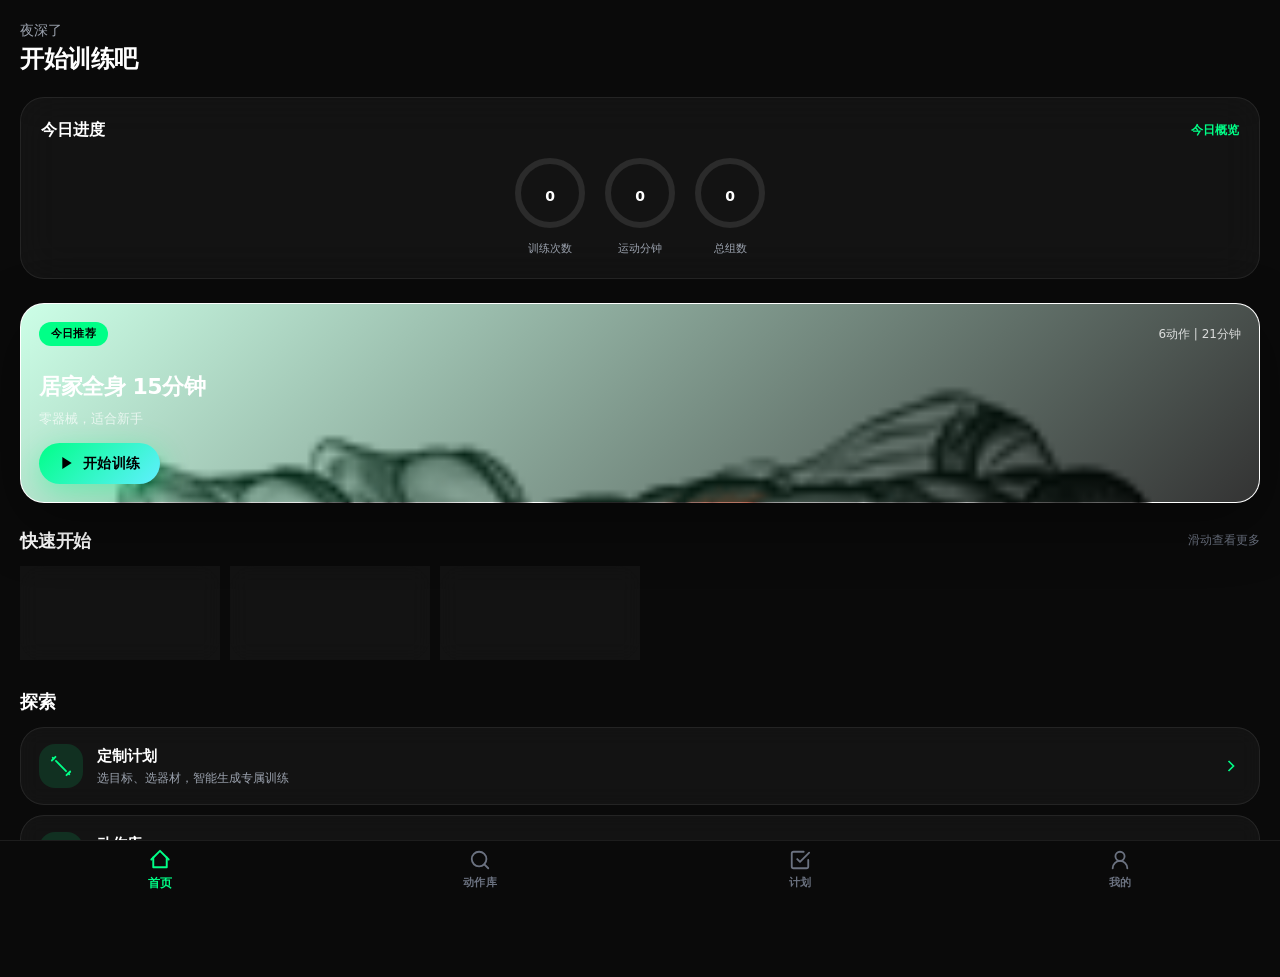
<file: app/index.html>
﻿<!DOCTYPE html>
<html lang="zh-CN">
<head>
  <meta charset="UTF-8">
  <meta name="viewport" content="width=device-width, initial-scale=1.0, viewport-fit=cover, user-scalable=no">
  <meta name="theme-color" content="#0a0a0a">
  <meta name="apple-mobile-web-app-capable" content="yes">
  <meta name="apple-mobile-web-app-status-bar-style" content="black-translucent">
  <meta name="apple-mobile-web-app-title" content="健身助手">
  <link rel="manifest" href="manifest.json">
  <meta http-equiv="Cache-Control" content="no-cache, no-store, must-revalidate">
  <meta http-equiv="Pragma" content="no-cache">
  <link rel="stylesheet" href="css/style.css">
  <title>健身助手 | Premium Fitness</title>
</head>
<body>
  <div id="app">
    <div id="view"><div class="loading">加载中...</div></div>

    <nav class="tab-bar" id="tabBar">
      <button class="tab-item active" data-tab="home">
        <svg viewBox="0 0 24 24" fill="none" stroke="currentColor" stroke-width="2" stroke-linecap="round" stroke-linejoin="round"><path d="M3 12L12 3l9 9"/><path d="M5 10v10h14V10"/></svg>
        <span>首页</span>
      </button>
      <button class="tab-item" data-tab="library">
        <svg viewBox="0 0 24 24" fill="none" stroke="currentColor" stroke-width="2" stroke-linecap="round" stroke-linejoin="round"><circle cx="11" cy="11" r="8"/><path d="m21 21-4.3-4.3"/></svg>
        <span>动作库</span>
      </button>
      <button class="tab-item" data-tab="planner">
        <svg viewBox="0 0 24 24" fill="none" stroke="currentColor" stroke-width="2" stroke-linecap="round" stroke-linejoin="round"><path d="M9 11l3 3L22 4"/><path d="M21 12v7a2 2 0 0 1-2 2H5a2 2 0 0 1-2-2V5a2 2 0 0 1 2-2h11"/></svg>
        <span>计划</span>
      </button>
      <button class="tab-item" data-tab="profile">
        <svg viewBox="0 0 24 24" fill="none" stroke="currentColor" stroke-width="2" stroke-linecap="round" stroke-linejoin="round"><circle cx="12" cy="8" r="5"/><path d="M20 21a8 8 0 0 0-16 0"/></svg>
        <span>我的</span>
      </button>
    </nav>
  </div>

  <script type="module" src="js/app.js"></script>
</body>
</html>
</file>
<file: app/css/style.css>
﻿*, *::before, *::after { box-sizing: border-box; margin: 0; padding: 0; }
:root {
  --accent: #00FF87; 
  --accent-soft: rgba(0, 255, 135, 0.12); 
  --accent-glow: rgba(0, 255, 135, 0.4);
  --accent-secondary: #60EFFF; 
  --accent-gradient: linear-gradient(135deg, #00FF87 0%, #60EFFF 100%);
  --bg: #0A0A0A; 
  --surface: rgba(255, 255, 255, 0.04); 
  --elevated: rgba(255, 255, 255, 0.06); 
  --input: rgba(255, 255, 255, 0.06);
  --border: rgba(255,255,255,0.08); 
  --border-active: rgba(0, 255, 135, 0.3);
  --fg: #FFFFFF; 
  --muted: #9CA3AF; 
  --dim: #6B7280; 
  --success: #00FF87; 
  --danger: #FF4757;
  --r-sm: 10px; 
  --r-md: 16px; 
  --r-lg: 24px; 
  --r-pill: 999px;
  --tab-h: 60px; 
  --safe-bottom: env(safe-area-inset-bottom,0px); 
  --safe-top: env(safe-area-inset-top,0px);
  --font: -apple-system, BlinkMacSystemFont, system-ui, "PingFang SC", "Microsoft YaHei", sans-serif;
  --mono: ui-monospace, "SF Mono", "JetBrains Mono", monospace;
}
[data-theme="light"] {
  --bg: #F8FAFC; 
  --surface: #FFFFFF; 
  --elevated: #F1F5F9; 
  --input: #F1F5F9;
  --border: rgba(0,0,0,0.08); 
  --border-active: rgba(0,0,0,0.16);
  --fg: #0F172A; 
  --muted: #64748B; 
  --dim: #94A3B8; 
  --accent-soft: rgba(0, 255, 135, 0.10);
  --accent-glow: rgba(0, 200, 100, 0.3);
}
[data-theme="light"] .hero-v2-overlay {
  background: linear-gradient(135deg, rgba(0, 255, 135, 0.15) 0%, rgba(255, 255, 255, 0.85) 100%);
}
[data-theme="light"] .exercise-card .thumb-overlay {
  background: linear-gradient(to top, rgba(255,255,255,0.9), transparent);
}
[data-theme="light"] .exercise-card .thumb-name {
  color: #000;
}
[data-theme="light"] .exercise-card .thumb-tag {
  color: rgba(0,0,0,0.6);
}
html { font-size: 16px; -webkit-tap-highlight-color: transparent; }
body { 
  font-family: var(--font); 
  background: var(--bg); 
  color: var(--fg); line-height: 1.5; overflow-x: hidden; 
  -webkit-font-smoothing: antialiased; 
}
[data-theme="light"] body {
  background: linear-gradient(180deg, #F8FAFC 0%, #FFFFFF 50%, #F8FAFC 100%);
}
button { font: inherit; cursor: pointer; border: none; background: none; color: inherit; }
input { font: inherit; } img { display: block; max-width: 100%; } ul, ol { list-style: none; }
#app { min-height: 100vh; display: flex; flex-direction: column; padding-bottom: calc(var(--tab-h) + var(--safe-bottom)); padding-top: var(--safe-top); }
#view { flex: 1; min-height: 0; }

/* Tab Bar */
.tab-bar { 
  position: fixed; bottom: 0; left: 0; right: 0; 
  height: calc(var(--tab-h) + var(--safe-bottom)); 
  padding-bottom: var(--safe-bottom); 
  background: var(--bg); 
  backdrop-filter: blur(20px);
  -webkit-backdrop-filter: blur(20px);
  border-top: 1px solid var(--border); 
  display: flex; z-index: 100; 
}
.tab-item { 
  flex: 1; display: flex; flex-direction: column; align-items: center; justify-content: center; 
  gap: 4px; color: var(--dim); 
  transition: all 0.3s cubic-bezier(0.4, 0, 0.2, 1); 
}
.tab-item.active { color: var(--accent); transform: scale(1.05); }
.tab-item svg { width: 22px; height: 22px; }
.tab-item span { font-size: 11px; font-weight: 700; letter-spacing: 0.02em; }

/* Page Header */
.page-header { padding: 24px 20px 16px; padding-top: calc(24px + var(--safe-top)); }
.page-title { font-size: 28px; font-weight: 800; letter-spacing: -0.02em; line-height: 1.1; }
.page-subtitle { font-size: 14px; color: var(--muted); margin-top: 4px; }

/* Search */
.search-bar { display: flex; align-items: center; gap: 8px; background: var(--input); border-radius: var(--r-md); padding: 11px 14px; margin: 0 20px 12px; border: 1px solid var(--border); transition: all 0.3s cubic-bezier(0.4, 0, 0.2, 1); }
.search-bar:focus-within { border-color: var(--accent); box-shadow: 0 0 20px rgba(0, 255, 135, 0.15); }
.search-bar svg { width: 18px; height: 18px; color: var(--dim); flex-shrink: 0; }
.search-bar input { flex: 1; background: none; border: none; outline: none; color: var(--fg); font-size: 15px; font-weight: 500; }
.search-bar input::placeholder { color: var(--dim); }

/* Filter Chips */
.filter-chips { display: flex; gap: 8px; overflow-x: auto; padding: 0 20px 12px; scrollbar-width: none; }
.filter-chips::-webkit-scrollbar { display: none; }
.chip { flex-shrink: 0; padding: 8px 16px; border-radius: var(--r-pill); background: var(--elevated); color: var(--muted); font-size: 13px; font-weight: 600; letter-spacing: 0.01em; border: 1px solid var(--border); white-space: nowrap; transition: all 0.3s cubic-bezier(0.4, 0, 0.2, 1); }
.chip.active { background: var(--accent-soft); color: var(--accent); border-color: var(--accent); box-shadow: 0 0 20px rgba(0, 255, 135, 0.2); }

/* Exercise Grid */
.exercise-grid { display: grid; grid-template-columns: repeat(3, 1fr); gap: 10px; padding: 0 20px 20px; }
.exercise-card { background: var(--surface); border-radius: var(--r-md); overflow: hidden; border: 1px solid var(--border); transition: all 0.3s cubic-bezier(0.4, 0, 0.2, 1); }
.exercise-card:hover, .exercise-card:active { transform: translateY(-4px) scale(1.02); border-color: var(--accent); box-shadow: 0 20px 40px rgba(0, 255, 135, 0.15); }
.exercise-card .thumb { width: 100%; aspect-ratio: 1; background: var(--elevated); position: relative; }
.exercise-card .thumb img { width: 100%; height: 100%; object-fit: cover; }
.exercise-card .thumb-overlay { position: absolute; bottom: 0; left: 0; right: 0; padding: 20px 8px 7px; background: linear-gradient(to top, rgba(0,0,0,0.9), transparent); }
.exercise-card .thumb-name { font-size: 11px; font-weight: 700; color: #fff; line-height: 1.25; display: -webkit-box; -webkit-line-clamp: 2; -webkit-box-orient: vertical; overflow: hidden; }
.exercise-card .thumb-tag { font-size: 9px; color: rgba(255,255,255,0.6); margin-top: 3px; letter-spacing: 0.01em; }

/* Quick Cards */
.quick-grid { display: grid; grid-template-columns: repeat(2, 1fr); gap: 12px; padding: 0 20px; }
.quick-card { 
  background: var(--surface); border-radius: var(--r-lg); padding: 20px 16px; 
  border: 1px solid var(--border); display: flex; flex-direction: column; gap: 10px; 
  transition: all 0.3s cubic-bezier(0.4, 0, 0.2, 1);
  backdrop-filter: blur(10px);
}
.quick-card:hover, .quick-card:active { transform: translateY(-4px) scale(1.02); border-color: var(--accent); box-shadow: 0 20px 40px rgba(0, 255, 135, 0.15); }
.quick-card .qc-icon { width: 44px; height: 44px; border-radius: var(--r-md); background: var(--accent-soft); display: flex; align-items: center; justify-content: center; }
.quick-card .qc-icon svg { width: 22px; height: 22px; color: var(--accent); }
.quick-card .qc-title { font-size: 15px; font-weight: 700; letter-spacing: -0.01em; }
.quick-card .qc-desc { font-size: 12px; color: var(--muted); line-height: 1.4; }

/* Options */
.option-grid { display: grid; grid-template-columns: repeat(2, 1fr); gap: 8px; }
.option-grid.three { grid-template-columns: repeat(3, 1fr); }
.option-btn { padding: 13px 8px; border-radius: var(--r-md); background: var(--surface); border: 1px solid var(--border); color: var(--muted); font-size: 14px; font-weight: 600; text-align: center; transition: all 0.3s cubic-bezier(0.4, 0, 0.2, 1); }
.option-btn:hover { border-color: var(--accent-glow); }
.option-btn:active { transform: scale(0.96); }
.option-btn.selected { border-color: var(--accent); background: var(--accent-soft); color: var(--accent); box-shadow: 0 0 20px rgba(0, 255, 135, 0.15); }
.generate-btn { width: 100%; padding: 16px; border-radius: var(--r-md); background: var(--accent-gradient); color: #000; font-size: 16px; font-weight: 700; letter-spacing: 0.02em; margin-top: 8px; transition: all 0.3s cubic-bezier(0.4, 0, 0.2, 1); box-shadow: 0 10px 40px rgba(0, 255, 135, 0.3); }
.generate-btn:active { transform: scale(0.98); }
.generate-btn:disabled { opacity: 0.35; box-shadow: none; }

/* Glass Card Effect */
.glass-card {
  background: var(--surface);
  backdrop-filter: blur(20px);
  -webkit-backdrop-filter: blur(20px);
  border: 1px solid var(--border);
}

/* Detail */
.detail-overlay { position: fixed; inset: 0; z-index: 200; background: var(--bg); display: flex; flex-direction: column; overflow-y: auto; animation: slideUp 0.4s cubic-bezier(0.4, 0, 0.2, 1); }
@keyframes slideUp { from { transform: translateY(100%); } to { transform: translateY(0); } }
@keyframes slideDown { from { transform: translateY(0); } to { transform: translateY(100%); } }
.detail-header { position: sticky; top: 0; z-index: 10; display: flex; align-items: center; gap: 12px; padding: 12px 20px; padding-top: calc(12px + var(--safe-top)); background: var(--bg); backdrop-filter: blur(20px); border-bottom: 1px solid var(--border); }
.detail-header .back-btn { display: flex; padding: 4px; transition: transform 0.2s; }
.detail-header .back-btn:active { transform: scale(0.9); }
.detail-header .back-btn svg { width: 24px; height: 24px; }
.detail-header h2 { font-size: 20px; font-weight: 800; letter-spacing: -0.02em; flex: 1; }
.detail-header h2 span { font-size: 13px; font-weight: 400; color: var(--muted); display: block; margin-top: 1px; }
.detail-body { padding: 20px; }
.detail-gif { width: 100%; max-width: 280px; aspect-ratio: 1; margin: 0 auto 20px; border-radius: var(--r-lg); overflow: hidden; background: var(--surface); border: 1px solid var(--border); box-shadow: 0 20px 60px rgba(0, 0, 0, 0.5); }
.detail-gif img { width: 100%; height: 100%; object-fit: cover; }
.detail-tags { display: flex; flex-wrap: wrap; gap: 8px; margin-bottom: 24px; }
.detail-tag { padding: 6px 14px; border-radius: var(--r-pill); font-size: 12px; font-weight: 600; letter-spacing: 0.01em; background: var(--elevated); color: var(--muted); border: 1px solid var(--border); }
.detail-tag.primary { background: var(--accent-soft); color: var(--accent); border-color: var(--accent-glow); }
.section-title { font-size: 16px; font-weight: 700; letter-spacing: -0.01em; margin-bottom: 16px; }
.steps-list { display: flex; flex-direction: column; gap: 16px; }
.step-item { display: flex; gap: 14px; }
.step-num { flex-shrink: 0; width: 28px; height: 28px; border-radius: 50%; background: var(--accent-gradient); color: #000; font-size: 13px; font-weight: 700; display: flex; align-items: center; justify-content: center; box-shadow: 0 4px 12px rgba(0, 255, 135, 0.3); }
.step-text { font-size: 14px; line-height: 1.6; color: var(--muted); padding-top: 4px; }

/* Plan */
.plan-summary { 
  background: var(--surface); border-radius: var(--r-lg); padding: 24px 20px; margin: 0 20px 16px; 
  border: 1px solid var(--border);
  backdrop-filter: blur(20px);
  box-shadow: 0 8px 32px rgba(0, 0, 0, 0.2);
}
.plan-stat { display: flex; justify-content: space-around; text-align: center; }
.plan-stat .stat-val { font-size: 32px; font-weight: 900; color: var(--accent); font-family: var(--mono); letter-spacing: -0.03em; }
.plan-stat .stat-label { font-size: 12px; color: var(--muted); margin-top: 4px; letter-spacing: 0.02em; }
.plan-list { background: var(--surface); border-radius: var(--r-lg); margin: 0 20px 16px; border: 1px solid var(--border); overflow: hidden; backdrop-filter: blur(20px); }
.plan-exercise { display: flex; align-items: center; gap: 14px; padding: 14px 18px; border-bottom: 1px solid var(--border); transition: background 0.2s; }
.plan-exercise:last-child { border-bottom: none; }
.plan-exercise:hover { background: var(--elevated); }
.plan-exercise .pe-thumb { width: 56px; height: 56px; border-radius: var(--r-md); overflow: hidden; flex-shrink: 0; background: var(--elevated); }
.plan-exercise .pe-thumb img { width: 100%; height: 100%; object-fit: cover; }
.plan-exercise .pe-info { flex: 1; min-width: 0; }
.plan-exercise .pe-name { font-size: 15px; font-weight: 600; letter-spacing: -0.01em; }
.plan-exercise .pe-detail { font-size: 12px; color: var(--muted); margin-top: 3px; }
.plan-exercise .pe-num { font-size: 14px; font-weight: 700; color: var(--accent); width: 28px; text-align: center; font-family: var(--mono); }
.start-btn { position: sticky; bottom: 0; width: 100%; padding: 16px 20px; padding-bottom: calc(16px + var(--safe-bottom)); background: var(--bg); backdrop-filter: blur(20px); border-top: 1px solid var(--border); }
.start-btn button { width: 100%; padding: 16px; border-radius: var(--r-md); background: var(--accent-gradient); color: #000; font-size: 16px; font-weight: 700; letter-spacing: 0.02em; box-shadow: 0 10px 40px rgba(0, 255, 135, 0.3); transition: all 0.3s cubic-bezier(0.4, 0, 0.2, 1); }
.start-btn button:active { transform: scale(0.98); }

/* Trainer */
.trainer { position: fixed; inset: 0; z-index: 300; background: var(--bg); display: flex; flex-direction: column; overflow: hidden; height: 100vh; height: 100dvh; }
.trainer-header { display: flex; align-items: center; justify-content: space-between; padding: 12px 20px; padding-top: calc(12px + var(--safe-top)); }
.trainer-close { display: flex; padding: 4px; transition: transform 0.2s; }
.trainer-close:active { transform: scale(0.9); }
.trainer-close svg { width: 28px; height: 28px; }
.trainer-progress { font-size: 14px; font-weight: 600; color: var(--muted); font-family: var(--mono); letter-spacing: 0.02em; }
.trainer-bar { height: 4px; background: var(--elevated); margin: 0 20px; border-radius: 2px; overflow: hidden; }
.trainer-bar-fill { height: 100%; background: var(--accent-gradient); transition: width 0.4s cubic-bezier(0.4, 0, 0.2, 1); box-shadow: 0 0 10px var(--accent); }
.trainer-body { flex: 1; min-height: 0; display: flex; flex-direction: column; align-items: center; justify-content: flex-start; padding: 20px; gap: 20px; overflow-y: auto; -webkit-overflow-scrolling: touch; }
.trainer-gif { width: min(68vw, 280px); aspect-ratio: 1; border-radius: var(--r-lg); overflow: hidden; background: var(--surface); border: 1px solid var(--border); box-shadow: 0 30px 80px rgba(0, 0, 0, 0.5); }
.trainer-gif img { width: 100%; height: 100%; object-fit: cover; }
.trainer-name { font-size: 24px; font-weight: 800; text-align: center; letter-spacing: -0.02em; }
.trainer-sets { font-size: 48px; font-weight: 900; color: var(--accent); font-family: var(--mono); letter-spacing: -0.03em; line-height: 1; }
.timer-display { font-size: 64px; font-weight: 900; font-family: var(--mono); letter-spacing: -0.03em; font-variant-numeric: tabular-nums; background: var(--accent-gradient); -webkit-background-clip: text; -webkit-text-fill-color: transparent; background-clip: text; }
.rest-label { font-size: 16px; color: var(--muted); letter-spacing: 0.01em; }
.trainer-controls { flex-shrink: 0; display: flex; gap: 12px; padding: 20px; padding-bottom: calc(20px + var(--safe-bottom)); background: var(--bg); backdrop-filter: blur(20px); border-top: 1px solid var(--border); }
.trainer-controls button { padding: 16px 28px; border-radius: var(--r-md); font-size: 15px; font-weight: 700; letter-spacing: 0.02em; transition: all 0.3s cubic-bezier(0.4, 0, 0.2, 1); }
.trainer-controls .btn-primary { background: var(--accent-gradient); color: #000; flex: 1; box-shadow: 0 10px 40px rgba(0, 255, 135, 0.3); }
.trainer-controls .btn-primary:active { transform: scale(0.98); }
.trainer-controls .btn-secondary { background: var(--surface); color: var(--fg); border: 1px solid var(--border); }
.trainer-controls .btn-secondary:active { transform: scale(0.98); }

/* Profile */
.profile-header { padding: 32px 20px 24px; text-align: center; }
.profile-avatar { width: 72px; height: 72px; border-radius: 50%; background: var(--accent-soft); display: flex; align-items: center; justify-content: center; margin: 0 auto 16px; border: 2px solid var(--accent); box-shadow: 0 0 30px rgba(0, 255, 135, 0.2); }
.profile-avatar svg { width: 36px; height: 36px; color: var(--accent); }
.profile-name { font-size: 20px; font-weight: 700; letter-spacing: -0.01em; }
.stat-row { display: flex; gap: 12px; padding: 0 20px; margin-bottom: 24px; }
.stat-card { flex: 1; background: var(--surface); border-radius: var(--r-lg); padding: 20px 12px; text-align: center; border: 1px solid var(--border); backdrop-filter: blur(10px); transition: all 0.3s cubic-bezier(0.4, 0, 0.2, 1); }
.stat-card:hover { transform: translateY(-2px); border-color: var(--accent-glow); box-shadow: 0 10px 30px rgba(0, 255, 135, 0.1); }
.stat-card .num { font-size: 28px; font-weight: 900; background: var(--accent-gradient); -webkit-background-clip: text; -webkit-text-fill-color: transparent; background-clip: text; font-family: var(--mono); letter-spacing: -0.03em; }
.stat-card .label { font-size: 12px; color: var(--muted); margin-top: 6px; letter-spacing: 0.02em; }
.menu-list { margin: 0 20px; background: var(--surface); border-radius: var(--r-lg); border: 1px solid var(--border); overflow: hidden; backdrop-filter: blur(10px); }
.menu-item { display: flex; align-items: center; gap: 14px; padding: 16px 18px; border-bottom: 1px solid var(--border); transition: background 0.2s; }
.menu-item:last-child { border-bottom: none; }
.menu-item:hover { background: var(--elevated); }
.menu-item svg { width: 22px; height: 22px; color: var(--muted); }
.menu-item .mi-text { flex: 1; font-size: 15px; font-weight: 500; }
.menu-item .mi-arrow { color: var(--dim); }

/* Home Page - Hero */
.hero-v2 {
  position: relative;
  margin: 0 20px 16px;
  border-radius: var(--r-lg);
  overflow: hidden;
  height: 200px;
  background-size: cover;
  background-position: center;
  border: 1px solid var(--border);
  box-shadow: 0 20px 60px rgba(0, 0, 0, 0.4);
}
.hero-v2-overlay {
  position: absolute;
  inset: 0;
  background: linear-gradient(135deg, rgba(0, 255, 135, 0.2) 0%, rgba(0, 0, 0, 0.8) 100%);
}
.hero-v2-content {
  position: relative;
  z-index: 1;
  height: 100%;
  display: flex;
  flex-direction: column;
  justify-content: space-between;
  padding: 18px;
}
.hero-v2-top {
  display: flex;
  justify-content: space-between;
  align-items: center;
}
.hero-v2-badge {
  background: var(--accent);
  color: #000;
  padding: 4px 12px;
  border-radius: var(--r-pill);
  font-size: 11px;
  font-weight: 700;
  letter-spacing: 0.02em;
}
.hero-v2-meta {
  font-size: 12px;
  color: rgba(255, 255, 255, 0.8);
  font-weight: 500;
}
.hero-v2-bottom {
  display: flex;
  flex-direction: column;
  gap: 6px;
}
.hero-v2-title {
  font-size: 22px;
  font-weight: 800;
  letter-spacing: -0.02em;
}
.hero-v2-desc {
  font-size: 13px;
  color: rgba(255, 255, 255, 0.7);
}
.hero-v2-btn {
  display: flex;
  align-items: center;
  gap: 8px;
  background: var(--accent-gradient);
  color: #000;
  padding: 10px 20px;
  border-radius: var(--r-pill);
  font-size: 14px;
  font-weight: 700;
  letter-spacing: 0.02em;
  align-self: flex-start;
  margin-top: 8px;
  box-shadow: 0 8px 30px rgba(0, 255, 135, 0.4);
  transition: all 0.3s cubic-bezier(0.4, 0, 0.2, 1);
}
.hero-v2-btn:active {
  transform: scale(0.96);
}
.hero-v2-btn svg {
  width: 16px;
  height: 16px;
}

/* Stats v2 */
.stats-v2 {
  display: flex;
  gap: 12px;
  padding: 0 20px 20px;
}
.stat-v2 {
  flex: 1;
  background: var(--surface);
  border-radius: var(--r-lg);
  padding: 16px 12px;
  text-align: center;
  border: 1px solid var(--border);
  backdrop-filter: blur(10px);
  transition: all 0.3s cubic-bezier(0.4, 0, 0.2, 1);
}
.stat-v2:hover {
  transform: translateY(-2px);
  border-color: var(--accent-glow);
  box-shadow: 0 10px 30px rgba(0, 255, 135, 0.1);
}
.stat-v2-num {
  font-size: 26px;
  font-weight: 900;
  background: var(--accent-gradient);
  -webkit-background-clip: text;
  -webkit-text-fill-color: transparent;
  background-clip: text;
  font-family: var(--mono);
  letter-spacing: -0.03em;
}
.stat-v2-label {
  font-size: 11px;
  color: var(--muted);
  margin-top: 4px;
  letter-spacing: 0.02em;
}

/* Section Header */
.sec-head {
  display: flex;
  justify-content: space-between;
  align-items: center;
  padding: 8px 20px 12px;
}
.sec-title {
  font-size: 18px;
  font-weight: 700;
  letter-spacing: -0.01em;
}
.sec-hint {
  font-size: 12px;
  color: var(--dim);
}

/* Horizontal Scroll */
.h-scroll-v2 {
  display: flex;
  gap: 10px;
  overflow-x: auto;
  padding: 0 20px 20px;
  scrollbar-width: none;
}
.h-scroll-v2::-webkit-scrollbar {
  display: none;
}
.hs-v2 {
  flex-shrink: 0;
  width: 200px;
  background: var(--surface);
  border-radius: var(--r-lg);
  padding: 16px;
  border: 1px solid var(--border);
  display: flex;
  align-items: center;
  gap: 12px;
  text-align: left;
  transition: all 0.3s cubic-bezier(0.4, 0, 0.2, 1);
  backdrop-filter: blur(10px);
}
.hs-v2:hover, .hs-v2:active {
  transform: translateY(-2px) scale(1.02);
  border-color: var(--accent);
  box-shadow: 0 15px 40px rgba(0, 255, 135, 0.15);
}
.hs-v2-num {
  font-size: 24px;
  font-weight: 900;
  color: var(--accent);
  font-family: var(--mono);
  opacity: 0.5;
}
.hs-v2-body {
  flex: 1;
  min-width: 0;
}
.hs-v2-title {
  font-size: 14px;
  font-weight: 600;
}
.hs-v2-desc {
  font-size: 11px;
  color: var(--muted);
  margin-top: 2px;
}
.hs-v2-arrow {
  font-size: 20px;
  color: var(--accent);
  font-weight: 300;
}

/* Explore */
.exp-v2-list {
  padding: 0 20px 24px;
  display: flex;
  flex-direction: column;
  gap: 10px;
}
.exp-v2 {
  background: var(--surface);
  border-radius: var(--r-lg);
  padding: 16px 18px;
  border: 1px solid var(--border);
  display: flex;
  align-items: center;
  gap: 14px;
  text-align: left;
  transition: all 0.3s cubic-bezier(0.4, 0, 0.2, 1);
  backdrop-filter: blur(10px);
}
.exp-v2:hover, .exp-v2:active {
  transform: translateY(-2px);
  border-color: var(--accent);
  box-shadow: 0 15px 40px rgba(0, 255, 135, 0.15);
}
.exp-v2-icon {
  width: 44px;
  height: 44px;
  border-radius: var(--r-md);
  background: var(--accent-soft);
  display: flex;
  align-items: center;
  justify-content: center;
  color: var(--accent);
  flex-shrink: 0;
}
.exp-v2-icon svg {
  width: 22px;
  height: 22px;
}
.exp-v2-text {
  flex: 1;
  min-width: 0;
}
.exp-v2-title {
  font-size: 15px;
  font-weight: 600;
}
.exp-v2-sub {
  font-size: 12px;
  color: var(--muted);
  margin-top: 2px;
}
.exp-v2-arrow {
  width: 20px;
  height: 20px;
  color: var(--accent);
}

/* Common */
.empty-state { text-align: center; padding: 60px 20px; color: var(--dim); }
.fade-in { animation: fadeIn 0.3s ease; }
@keyframes fadeIn { from { opacity: 0; transform: translateY(10px); } to { opacity: 1; transform: translateY(0); } }

/* Loading */
.loading {
  display: flex;
  align-items: center;
  justify-content: center;
  height: 50vh;
  font-size: 14px;
  color: var(--muted);
}

/* Pulse Animation */
.pulse {
  animation: pulse 2s infinite;
}
@keyframes pulse {
  0%, 100% { opacity: 1; }
  50% { opacity: 0.5; }
}

/* Load More */
.load-more-btn { grid-column: 1 / -1; padding: 14px; border-radius: var(--r-md); background: var(--elevated); color: var(--accent); font-size: 14px; font-weight: 600; border: 1px solid var(--border); transition: all 0.3s cubic-bezier(0.4, 0, 0.2, 1); }
.load-more-btn:active { transform: scale(0.98); }

/* Trainer disabled control */
.trainer-controls button:disabled { opacity: 0.35; pointer-events: none; }
</file>
